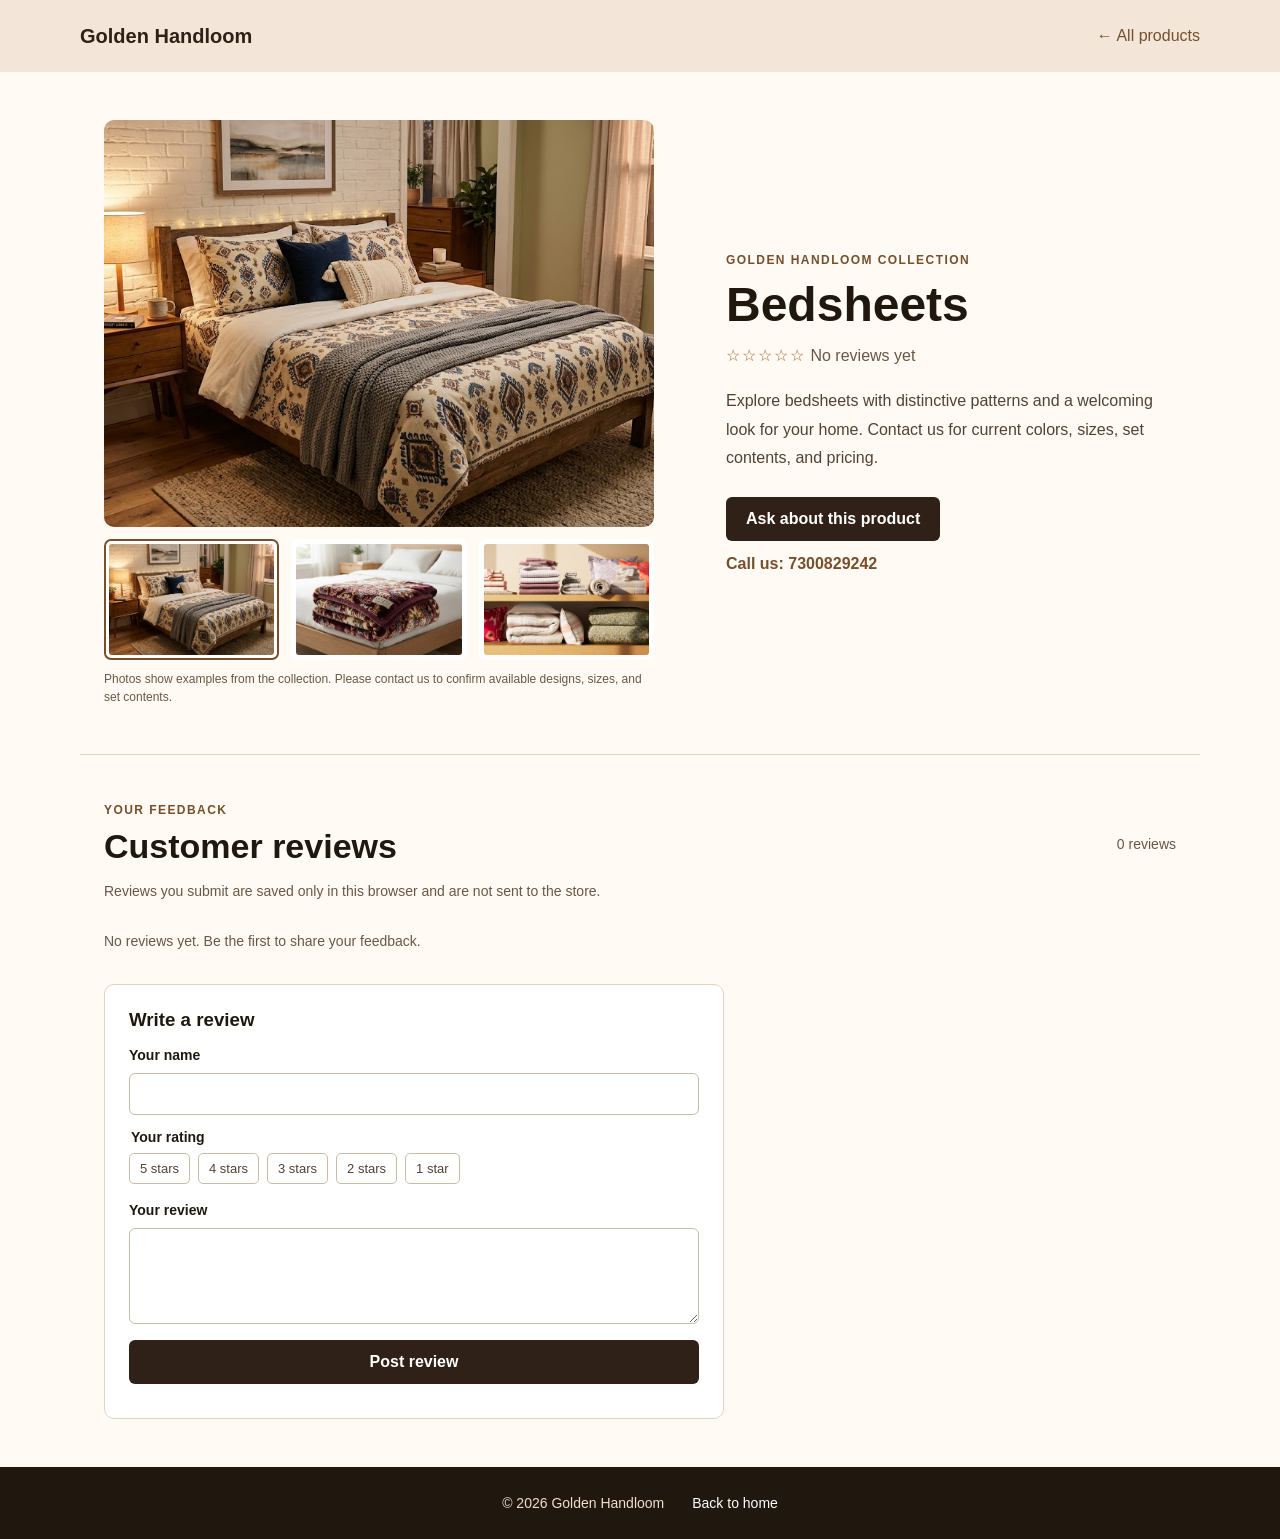
<file: bedsheets.html>
<!DOCTYPE html>
<html lang="en">
<head>
    <meta charset="UTF-8">
    <meta name="viewport" content="width=device-width, initial-scale=1.0">
    <meta name="description" content="Explore bedsheet photos and leave a review for Golden Handloom.">
    <title>Bedsheets | Golden Handloom</title>
    <link rel="stylesheet" href="blanket-sets.css">
    <script src="bedsheets.js" defer></script>
</head>
<body>
    <header class="product-header">
        <a class="brand" href="index.html">Golden Handloom</a>
        <a class="back-link" href="index.html#products">← All products</a>
    </header>

    <main>
        <section class="product-layout" aria-labelledby="product-title">
            <div class="gallery">
                <img class="main-photo" id="main-photo" src="box1.jpg" alt="Patterned bedsheet displayed on a bed">
                <div class="photo-thumbnails" aria-label="More bedsheet photos">
                    <button class="thumbnail is-selected" type="button" data-src="box1.jpg" data-alt="Patterned bedsheet displayed on a bed" aria-label="Show photo 1" aria-pressed="true">
                        <img src="box1.jpg" alt="">
                    </button>
                    <button class="thumbnail" type="button" data-src="box2.jpg" data-alt="Folded patterned bedding displayed on a bed" aria-label="Show photo 2" aria-pressed="false">
                        <img src="box2.jpg" alt="">
                    </button>
                    <button class="thumbnail" type="button" data-src="hero.jpg" data-alt="Textile and bedding collection on display" aria-label="Show photo 3" aria-pressed="false">
                        <img src="hero.jpg" alt="">
                    </button>
                </div>
                <p class="photo-note">Photos show examples from the collection. Please contact us to confirm available designs, sizes, and set contents.</p>
            </div>

            <div class="product-info">
                <p class="eyebrow">GOLDEN HANDLOOM COLLECTION</p>
                <h1 id="product-title">Bedsheets</h1>
                <p class="rating-summary"><span aria-label="No ratings yet">☆☆☆☆☆</span> <span id="rating-summary">No reviews yet</span></p>
                <p class="product-description">Explore bedsheets with distinctive patterns and a welcoming look for your home. Contact us for current colors, sizes, set contents, and pricing.</p>
                <a class="contact-button" href="mailto:goldenntextile@gmail.com?subject=Bedsheet%20enquiry">Ask about this product</a>
                <a class="phone-link" href="tel:7300829242">Call us: 7300829242</a>
            </div>
        </section>

        <section class="reviews-section" aria-labelledby="reviews-title">
            <div class="section-heading">
                <div>
                    <p class="eyebrow">YOUR FEEDBACK</p>
                    <h2 id="reviews-title">Customer reviews</h2>
                </div>
                <p class="review-count" id="review-count">0 reviews</p>
            </div>

            <p class="review-disclaimer">Reviews you submit are saved only in this browser and are not sent to the store.</p>
            <div class="review-list" id="review-list" aria-live="polite"></div>
            <p class="no-reviews" id="no-reviews">No reviews yet. Be the first to share your feedback.</p>

            <form class="review-form" id="review-form">
                <h3>Write a review</h3>
                <label for="review-name">Your name</label>
                <input id="review-name" name="name" type="text" maxlength="60" autocomplete="name" required>

                <fieldset class="rating-field">
                    <legend>Your rating</legend>
                    <div class="rating-options">
                        <label><input type="radio" name="rating" value="5" required><span>5 stars</span></label>
                        <label><input type="radio" name="rating" value="4"><span>4 stars</span></label>
                        <label><input type="radio" name="rating" value="3"><span>3 stars</span></label>
                        <label><input type="radio" name="rating" value="2"><span>2 stars</span></label>
                        <label><input type="radio" name="rating" value="1"><span>1 star</span></label>
                    </div>
                </fieldset>

                <label for="review-text">Your review</label>
                <textarea id="review-text" name="review" rows="4" maxlength="1000" required></textarea>
                <button class="submit-review" type="submit">Post review</button>
                <p class="form-notice" id="form-notice" role="status" aria-live="polite"></p>
            </form>
        </section>
    </main>

    <footer class="product-footer">
        <span>&copy; <span id="current-year"></span> Golden Handloom</span>
        <a href="index.html">Back to home</a>
    </footer>
</body>
</html>
</file>
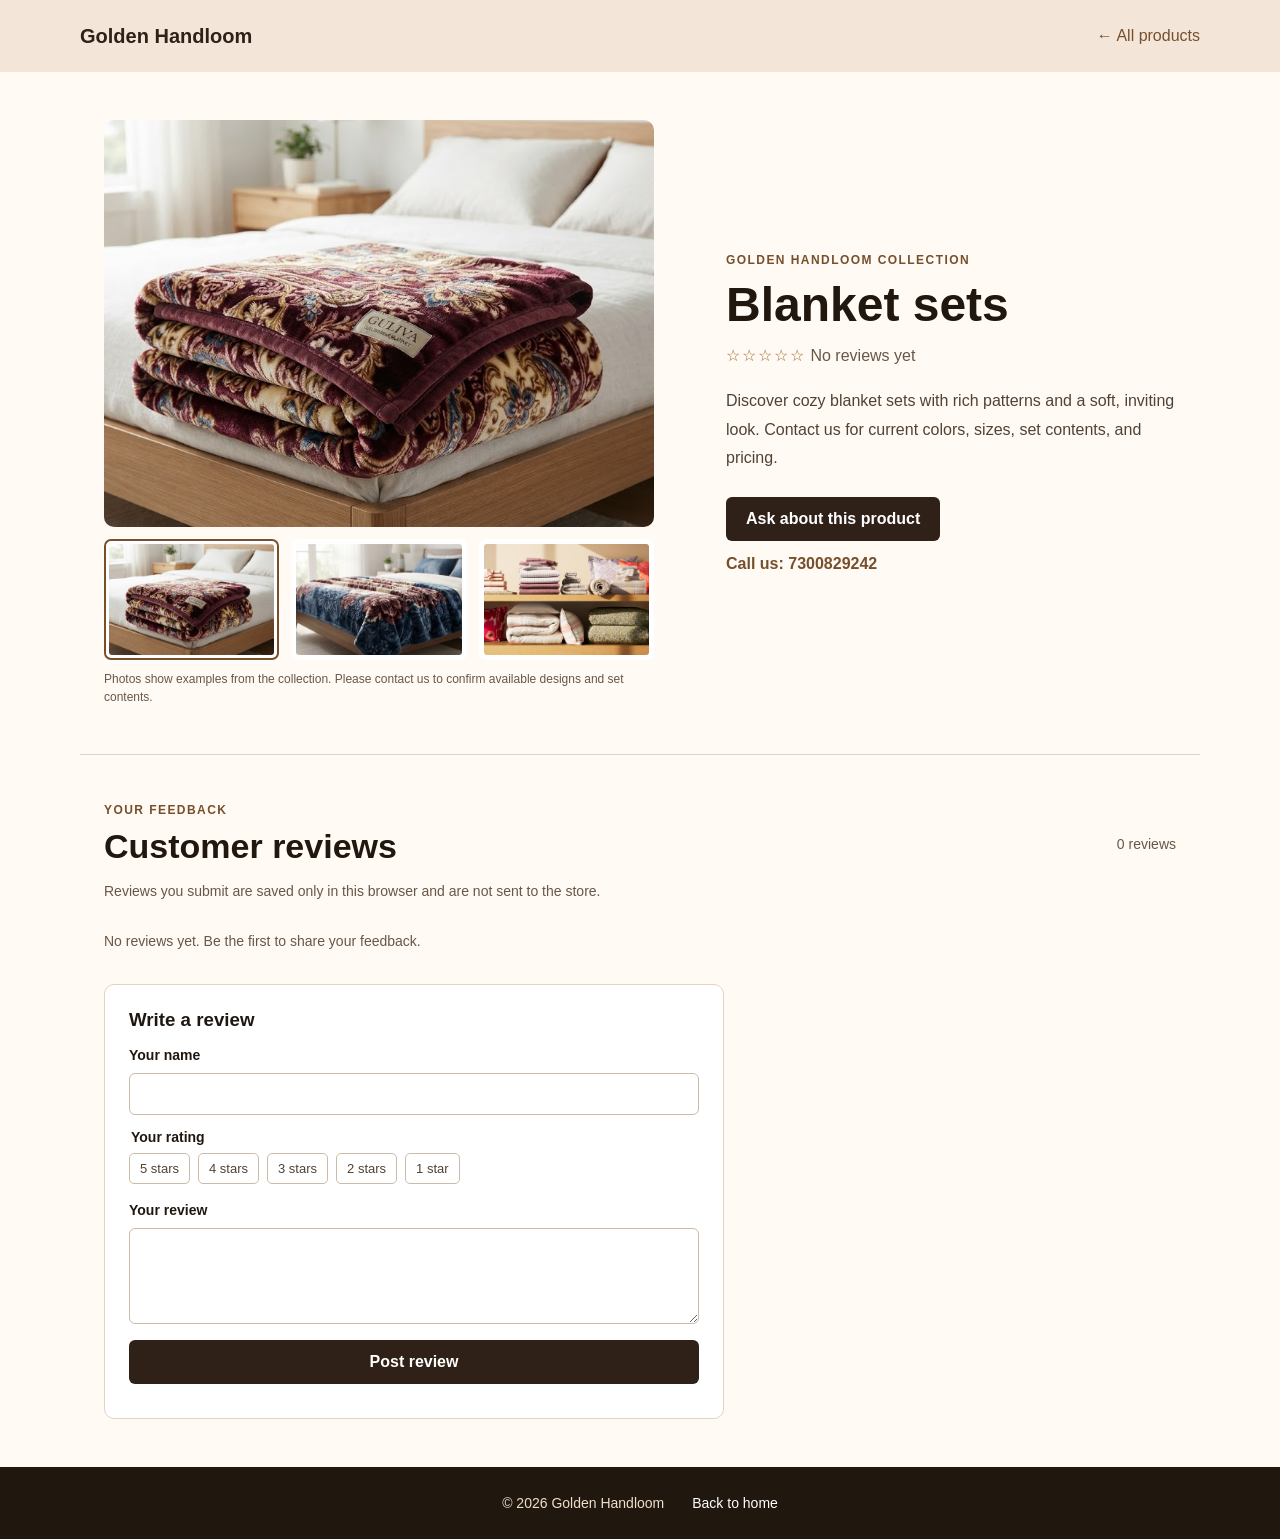
<file: blanket-sets.html>
<!DOCTYPE html>
<html lang="en">
<head>
    <meta charset="UTF-8">
    <meta name="viewport" content="width=device-width, initial-scale=1.0">
    <meta name="description" content="Explore blanket set photos and leave a review for Golden Handloom.">
    <title>Blanket sets | Golden Handloom</title>
    <link rel="stylesheet" href="blanket-sets.css">
    <script src="blanket-sets.js" defer></script>
</head>
<body>
    <header class="product-header">
        <a class="brand" href="index.html">Golden Handloom</a>
        <a class="back-link" href="index.html#products">← All products</a>
    </header>

    <main>
        <section class="product-layout" aria-labelledby="product-title">
            <div class="gallery">
                <img class="main-photo" id="main-photo" src="box2.jpg" alt="Patterned blanket set folded on a bed">
                <div class="photo-thumbnails" aria-label="More blanket set photos">
                    <button class="thumbnail is-selected" type="button" data-src="box2.jpg" data-alt="Patterned blanket set folded on a bed" aria-label="Show photo 1" aria-pressed="true">
                        <img src="box2.jpg" alt="">
                    </button>
                    <button class="thumbnail" type="button" data-src="box4.jpg" data-alt="Floral blanket draped over a bed" aria-label="Show photo 2" aria-pressed="false">
                        <img src="box4.jpg" alt="">
                    </button>
                    <button class="thumbnail" type="button" data-src="hero.jpg" data-alt="Textile and blanket collection on display" aria-label="Show photo 3" aria-pressed="false">
                        <img src="hero.jpg" alt="">
                    </button>
                </div>
                <p class="photo-note">Photos show examples from the collection. Please contact us to confirm available designs and set contents.</p>
            </div>

            <div class="product-info">
                <p class="eyebrow">GOLDEN HANDLOOM COLLECTION</p>
                <h1 id="product-title">Blanket sets</h1>
                <p class="rating-summary"><span aria-label="No ratings yet">☆☆☆☆☆</span> <span id="rating-summary">No reviews yet</span></p>
                <p class="product-description">Discover cozy blanket sets with rich patterns and a soft, inviting look. Contact us for current colors, sizes, set contents, and pricing.</p>
                <a class="contact-button" href="mailto:goldenntextile@gmail.com?subject=Blanket%20set%20enquiry">Ask about this product</a>
                <a class="phone-link" href="tel:7300829242">Call us: 7300829242</a>
            </div>
        </section>

        <section class="reviews-section" aria-labelledby="reviews-title">
            <div class="section-heading">
                <div>
                    <p class="eyebrow">YOUR FEEDBACK</p>
                    <h2 id="reviews-title">Customer reviews</h2>
                </div>
                <p class="review-count" id="review-count">0 reviews</p>
            </div>

            <p class="review-disclaimer">Reviews you submit are saved only in this browser and are not sent to the store.</p>
            <div class="review-list" id="review-list" aria-live="polite"></div>
            <p class="no-reviews" id="no-reviews">No reviews yet. Be the first to share your feedback.</p>

            <form class="review-form" id="review-form">
                <h3>Write a review</h3>
                <label for="review-name">Your name</label>
                <input id="review-name" name="name" type="text" maxlength="60" autocomplete="name" required>

                <fieldset class="rating-field">
                    <legend>Your rating</legend>
                    <div class="rating-options">
                        <label><input type="radio" name="rating" value="5" required><span>5 stars</span></label>
                        <label><input type="radio" name="rating" value="4"><span>4 stars</span></label>
                        <label><input type="radio" name="rating" value="3"><span>3 stars</span></label>
                        <label><input type="radio" name="rating" value="2"><span>2 stars</span></label>
                        <label><input type="radio" name="rating" value="1"><span>1 star</span></label>
                    </div>
                </fieldset>

                <label for="review-text">Your review</label>
                <textarea id="review-text" name="review" rows="4" maxlength="1000" required></textarea>
                <button class="submit-review" type="submit">Post review</button>
                <p class="form-notice" id="form-notice" role="status" aria-live="polite"></p>
            </form>
        </section>
    </main>

    <footer class="product-footer">
        <span>&copy; <span id="current-year"></span> Golden Handloom</span>
        <a href="index.html">Back to home</a>
    </footer>
</body>
</html>
</file>
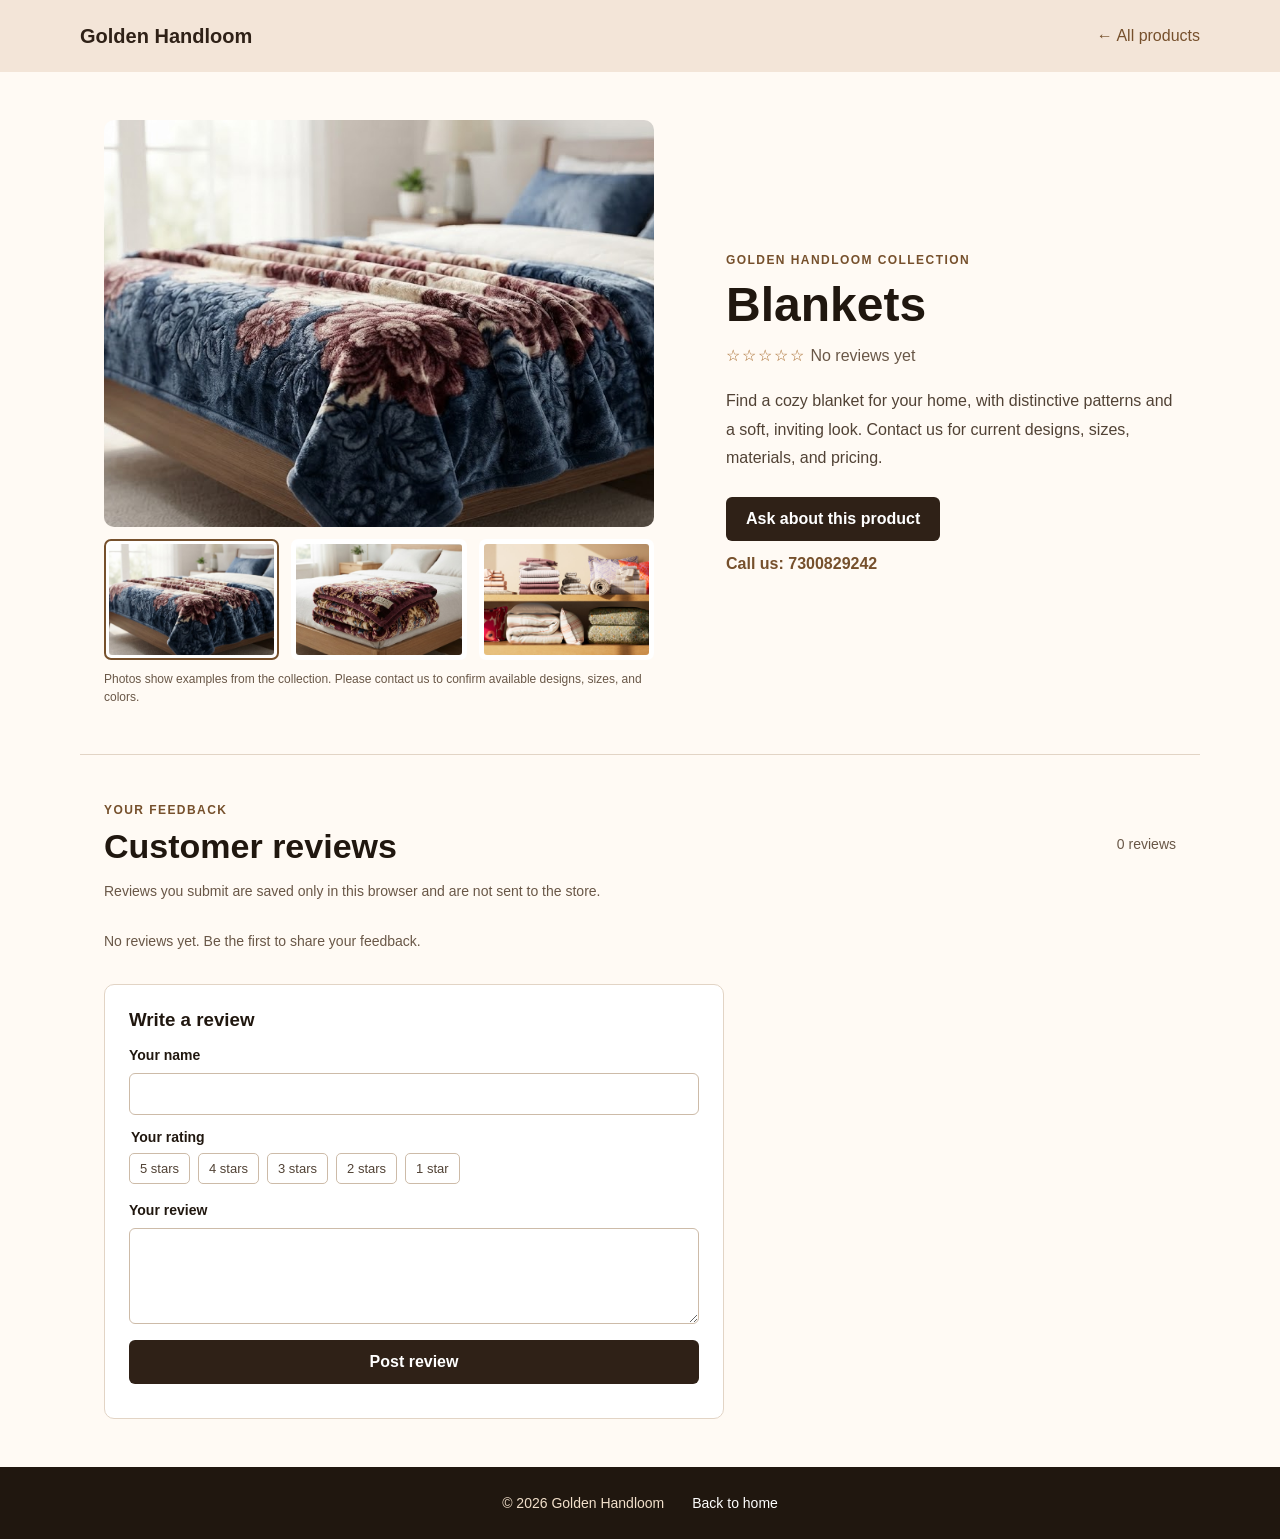
<file: blankets.html>
<!DOCTYPE html>
<html lang="en">
<head>
    <meta charset="UTF-8">
    <meta name="viewport" content="width=device-width, initial-scale=1.0">
    <meta name="description" content="Explore blanket photos and leave a review for Golden Handloom.">
    <title>Blankets | Golden Handloom</title>
    <link rel="stylesheet" href="blanket-sets.css">
    <script src="blankets.js" defer></script>
</head>
<body>
    <header class="product-header">
        <a class="brand" href="index.html">Golden Handloom</a>
        <a class="back-link" href="index.html#products">← All products</a>
    </header>

    <main>
        <section class="product-layout" aria-labelledby="product-title">
            <div class="gallery">
                <img class="main-photo" id="main-photo" src="box4.jpg" alt="Floral blanket draped over a bed">
                <div class="photo-thumbnails" aria-label="More blanket photos">
                    <button class="thumbnail is-selected" type="button" data-src="box4.jpg" data-alt="Floral blanket draped over a bed" aria-label="Show blanket photo 1" aria-pressed="true">
                        <img src="box4.jpg" alt="">
                    </button>
                    <button class="thumbnail" type="button" data-src="box2.jpg" data-alt="Folded patterned blanket on a bed" aria-label="Show blanket photo 2" aria-pressed="false">
                        <img src="box2.jpg" alt="">
                    </button>
                    <button class="thumbnail" type="button" data-src="hero.jpg" data-alt="Textile and blanket collection on display" aria-label="Show blanket collection photo" aria-pressed="false">
                        <img src="hero.jpg" alt="">
                    </button>
                </div>
                <p class="photo-note">Photos show examples from the collection. Please contact us to confirm available designs, sizes, and colors.</p>
            </div>

            <div class="product-info">
                <p class="eyebrow">GOLDEN HANDLOOM COLLECTION</p>
                <h1 id="product-title">Blankets</h1>
                <p class="rating-summary"><span aria-label="No ratings yet">☆☆☆☆☆</span> <span id="rating-summary">No reviews yet</span></p>
                <p class="product-description">Find a cozy blanket for your home, with distinctive patterns and a soft, inviting look. Contact us for current designs, sizes, materials, and pricing.</p>
                <a class="contact-button" href="mailto:goldenntextile@gmail.com?subject=Blanket%20enquiry">Ask about this product</a>
                <a class="phone-link" href="tel:7300829242">Call us: 7300829242</a>
            </div>
        </section>

        <section class="reviews-section" aria-labelledby="reviews-title">
            <div class="section-heading">
                <div>
                    <p class="eyebrow">YOUR FEEDBACK</p>
                    <h2 id="reviews-title">Customer reviews</h2>
                </div>
                <p class="review-count" id="review-count">0 reviews</p>
            </div>

            <p class="review-disclaimer">Reviews you submit are saved only in this browser and are not sent to the store.</p>
            <div class="review-list" id="review-list" aria-live="polite"></div>
            <p class="no-reviews" id="no-reviews">No reviews yet. Be the first to share your feedback.</p>

            <form class="review-form" id="review-form">
                <h3>Write a review</h3>
                <label for="review-name">Your name</label>
                <input id="review-name" name="name" type="text" maxlength="60" autocomplete="name" required>

                <fieldset class="rating-field">
                    <legend>Your rating</legend>
                    <div class="rating-options">
                        <label><input type="radio" name="rating" value="5" required><span>5 stars</span></label>
                        <label><input type="radio" name="rating" value="4"><span>4 stars</span></label>
                        <label><input type="radio" name="rating" value="3"><span>3 stars</span></label>
                        <label><input type="radio" name="rating" value="2"><span>2 stars</span></label>
                        <label><input type="radio" name="rating" value="1"><span>1 star</span></label>
                    </div>
                </fieldset>

                <label for="review-text">Your review</label>
                <textarea id="review-text" name="review" rows="4" maxlength="1000" required></textarea>
                <button class="submit-review" type="submit">Post review</button>
                <p class="form-notice" id="form-notice" role="status" aria-live="polite"></p>
            </form>
        </section>
    </main>

    <footer class="product-footer">
        <span>&copy; <span id="current-year"></span> Golden Handloom</span>
        <a href="index.html">Back to home</a>
    </footer>
</body>
</html>
</file>
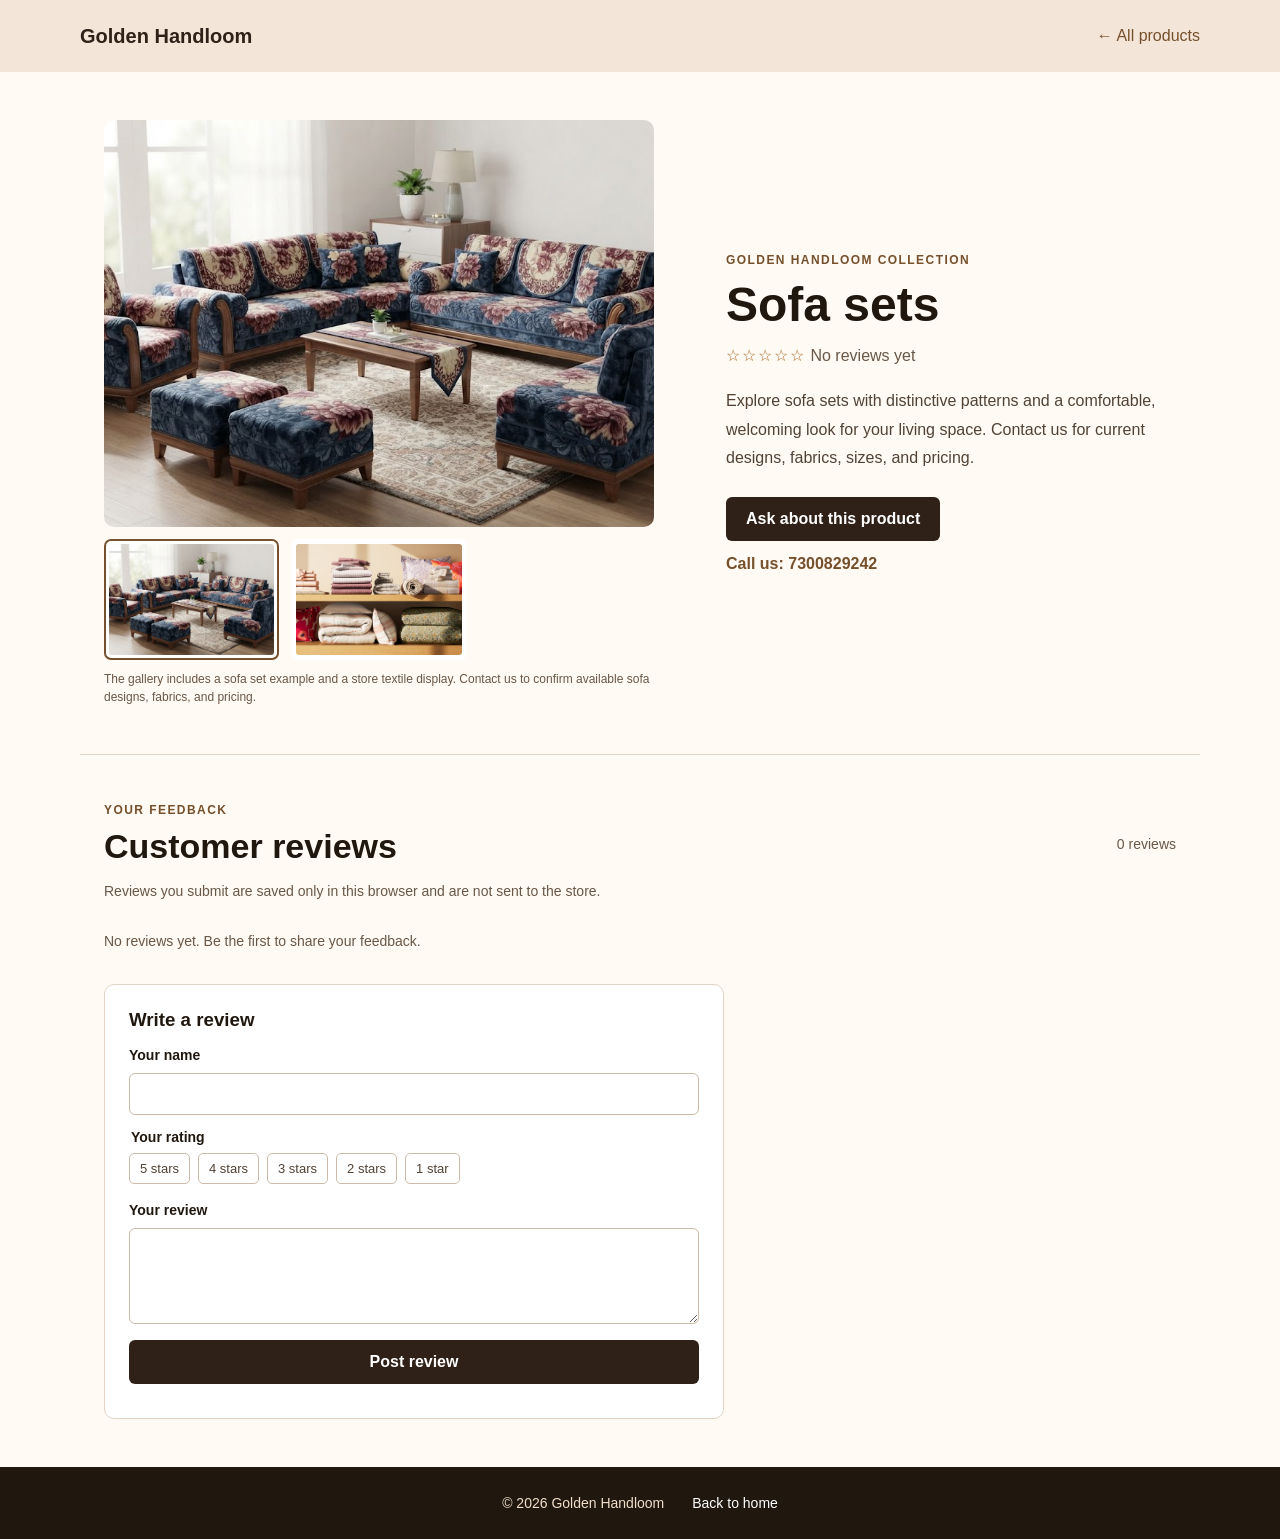
<file: sofa-sets.html>
<!DOCTYPE html>
<html lang="en">
<head>
    <meta charset="UTF-8">
    <meta name="viewport" content="width=device-width, initial-scale=1.0">
    <meta name="description" content="Explore sofa set photos and leave a review for Golden Handloom.">
    <title>Sofa sets | Golden Handloom</title>
    <link rel="stylesheet" href="blanket-sets.css">
    <script src="sofa-sets.js" defer></script>
</head>
<body>
    <header class="product-header">
        <a class="brand" href="index.html">Golden Handloom</a>
        <a class="back-link" href="index.html#products">← All products</a>
    </header>

    <main>
        <section class="product-layout" aria-labelledby="product-title">
            <div class="gallery">
                <img class="main-photo" id="main-photo" src="box3.jpg" alt="Patterned sofa set arranged in a living room">
                <div class="photo-thumbnails" aria-label="More sofa collection photos">
                    <button class="thumbnail is-selected" type="button" data-src="box3.jpg" data-alt="Patterned sofa set arranged in a living room" aria-label="Show sofa set photo" aria-pressed="true">
                        <img src="box3.jpg" alt="">
                    </button>
                    <button class="thumbnail" type="button" data-src="hero.jpg" data-alt="Golden Handloom textile collection displayed in the store" aria-label="Show textile collection photo" aria-pressed="false">
                        <img src="hero.jpg" alt="">
                    </button>
                </div>
                <p class="photo-note">The gallery includes a sofa set example and a store textile display. Contact us to confirm available sofa designs, fabrics, and pricing.</p>
            </div>

            <div class="product-info">
                <p class="eyebrow">GOLDEN HANDLOOM COLLECTION</p>
                <h1 id="product-title">Sofa sets</h1>
                <p class="rating-summary"><span aria-label="No ratings yet">☆☆☆☆☆</span> <span id="rating-summary">No reviews yet</span></p>
                <p class="product-description">Explore sofa sets with distinctive patterns and a comfortable, welcoming look for your living space. Contact us for current designs, fabrics, sizes, and pricing.</p>
                <a class="contact-button" href="mailto:goldenntextile@gmail.com?subject=Sofa%20set%20enquiry">Ask about this product</a>
                <a class="phone-link" href="tel:7300829242">Call us: 7300829242</a>
            </div>
        </section>

        <section class="reviews-section" aria-labelledby="reviews-title">
            <div class="section-heading">
                <div>
                    <p class="eyebrow">YOUR FEEDBACK</p>
                    <h2 id="reviews-title">Customer reviews</h2>
                </div>
                <p class="review-count" id="review-count">0 reviews</p>
            </div>

            <p class="review-disclaimer">Reviews you submit are saved only in this browser and are not sent to the store.</p>
            <div class="review-list" id="review-list" aria-live="polite"></div>
            <p class="no-reviews" id="no-reviews">No reviews yet. Be the first to share your feedback.</p>

            <form class="review-form" id="review-form">
                <h3>Write a review</h3>
                <label for="review-name">Your name</label>
                <input id="review-name" name="name" type="text" maxlength="60" autocomplete="name" required>

                <fieldset class="rating-field">
                    <legend>Your rating</legend>
                    <div class="rating-options">
                        <label><input type="radio" name="rating" value="5" required><span>5 stars</span></label>
                        <label><input type="radio" name="rating" value="4"><span>4 stars</span></label>
                        <label><input type="radio" name="rating" value="3"><span>3 stars</span></label>
                        <label><input type="radio" name="rating" value="2"><span>2 stars</span></label>
                        <label><input type="radio" name="rating" value="1"><span>1 star</span></label>
                    </div>
                </fieldset>

                <label for="review-text">Your review</label>
                <textarea id="review-text" name="review" rows="4" maxlength="1000" required></textarea>
                <button class="submit-review" type="submit">Post review</button>
                <p class="form-notice" id="form-notice" role="status" aria-live="polite"></p>
            </form>
        </section>
    </main>

    <footer class="product-footer">
        <span>&copy; <span id="current-year"></span> Golden Handloom</span>
        <a href="index.html">Back to home</a>
    </footer>
</body>
</html>
</file>
<file: blanket-sets.css>
:root {
    color-scheme: light;
    font-family: Poppins, Arial, sans-serif;
    color: #20170f;
    background: #fffaf4;
    font-synthesis: none;
    text-rendering: optimizeLegibility;
}

* {
    box-sizing: border-box;
}

body {
    min-width: 320px;
    margin: 0;
}

a,
button,
input,
textarea {
    font: inherit;
}

a:focus-visible,
button:focus-visible,
input:focus-visible,
textarea:focus-visible {
    outline: 3px solid #a76b2c;
    outline-offset: 3px;
}

.product-header {
    min-height: 72px;
    padding: 14px max(24px, calc((100% - 1120px) / 2));
    display: flex;
    align-items: center;
    justify-content: space-between;
    gap: 20px;
    background: #f3e5d8;
}

.brand {
    color: #2f2117;
    font-size: 20px;
    font-weight: 700;
    text-decoration: none;
}

.back-link,
.phone-link,
.product-footer a {
    color: #76502c;
    text-decoration: none;
}

.back-link:hover,
.phone-link:hover,
.product-footer a:hover {
    text-decoration: underline;
}

.product-layout,
.reviews-section {
    max-width: 1120px;
    margin: 0 auto;
    padding: 48px 24px;
}

.product-layout {
    display: grid;
    grid-template-columns: minmax(0, 1.1fr) minmax(300px, 0.9fr);
    align-items: center;
    gap: clamp(32px, 6vw, 72px);
}

.main-photo {
    display: block;
    width: 100%;
    aspect-ratio: 1.35;
    border-radius: 10px;
    background: #eee3d7;
    object-fit: cover;
}

.photo-thumbnails {
    margin-top: 12px;
    display: grid;
    grid-template-columns: repeat(3, minmax(0, 1fr));
    gap: 12px;
}

.thumbnail {
    padding: 3px;
    overflow: hidden;
    border: 2px solid transparent;
    border-radius: 7px;
    background: #fff;
    cursor: pointer;
}

.thumbnail.is-selected {
    border-color: #76502c;
}

.thumbnail img {
    display: block;
    width: 100%;
    aspect-ratio: 1.5;
    border-radius: 3px;
    object-fit: cover;
}

.photo-note {
    margin: 10px 0 0;
    color: #695747;
    font-size: 12px;
    line-height: 1.5;
}

.eyebrow {
    margin: 0 0 10px;
    color: #76502c;
    font-size: 12px;
    font-weight: 700;
    letter-spacing: 0.12em;
}

.product-info h1 {
    margin: 0;
    font-size: clamp(32px, 5vw, 48px);
    line-height: 1.15;
}

.rating-summary {
    margin: 14px 0 22px;
    color: #695747;
}

.rating-summary > span:first-child {
    color: #a76b2c;
    letter-spacing: 2px;
}

.product-description {
    margin: 0 0 24px;
    color: #514235;
    line-height: 1.8;
}

.contact-button {
    display: inline-block;
    padding: 13px 20px;
    border-radius: 6px;
    background: #2f2117;
    color: #fff;
    font-weight: 600;
    text-align: center;
    text-decoration: none;
}

.contact-button:hover {
    background: #684728;
}

.phone-link {
    display: block;
    width: fit-content;
    margin-top: 14px;
    font-weight: 600;
}

.reviews-section {
    border-top: 1px solid #e2d4c5;
}

.section-heading {
    display: flex;
    align-items: end;
    justify-content: space-between;
    gap: 20px;
}

.section-heading h2 {
    margin: 0;
    font-size: clamp(25px, 4vw, 34px);
}

.review-count {
    color: #695747;
    font-size: 14px;
}

.review-disclaimer,
.no-reviews {
    color: #695747;
    font-size: 14px;
    line-height: 1.6;
}

.review-list {
    display: grid;
    gap: 12px;
}

.review-card {
    padding: 18px;
    border: 1px solid #e2d4c5;
    border-radius: 8px;
    background: #fff;
}

.review-card h3 {
    display: inline;
    margin: 0;
    font-size: 16px;
}

.review-stars {
    margin-left: 10px;
    color: #a76b2c;
    letter-spacing: 1px;
}

.review-card p {
    margin: 10px 0 0;
    color: #514235;
    line-height: 1.6;
    white-space: pre-wrap;
}

.review-form {
    max-width: 620px;
    margin-top: 32px;
    padding: 24px;
    border: 1px solid #e2d4c5;
    border-radius: 10px;
    background: #fff;
    display: grid;
    gap: 10px;
}

.review-form h3 {
    margin: 0 0 6px;
}

.review-form > label,
.rating-field legend {
    font-size: 14px;
    font-weight: 600;
}

.review-form > input,
.review-form textarea {
    width: 100%;
    padding: 11px 12px;
    border: 1px solid #cdbba8;
    border-radius: 6px;
    background: #fff;
}

.review-form textarea {
    resize: vertical;
}

.rating-field {
    margin: 4px 0 8px;
    padding: 0;
    border: 0;
}

.rating-options {
    margin-top: 8px;
    display: flex;
    flex-wrap: wrap;
    gap: 8px;
}

.rating-options label {
    position: relative;
}

.rating-options input {
    position: absolute;
    width: 1px;
    height: 1px;
    opacity: 0;
}

.rating-options span {
    display: block;
    padding: 7px 10px;
    border: 1px solid #cdbba8;
    border-radius: 5px;
    color: #514235;
    cursor: pointer;
    font-size: 13px;
}

.rating-options input:checked + span {
    border-color: #76502c;
    background: #f3e5d8;
}

.rating-options input:focus-visible + span {
    outline: 3px solid #a76b2c;
    outline-offset: 2px;
}

.submit-review {
    min-height: 44px;
    margin-top: 6px;
    border: 0;
    border-radius: 6px;
    background: #2f2117;
    color: #fff;
    cursor: pointer;
    font-weight: 600;
}

.submit-review:hover {
    background: #684728;
}

.form-notice {
    margin: 0;
    color: #695747;
    font-size: 13px;
}

.product-footer {
    min-height: 72px;
    padding: 18px 24px;
    background: #20170f;
    color: #f1dfca;
    display: flex;
    align-items: center;
    justify-content: center;
    gap: 28px;
    font-size: 14px;
}

.product-footer a {
    color: #fff;
}

@media (max-width: 700px) {
    .product-header {
        padding: 14px 18px;
    }

    .product-layout,
    .reviews-section {
        padding: 32px 18px;
    }

    .product-layout {
        grid-template-columns: 1fr;
        gap: 28px;
    }

    .product-info h1 {
        font-size: 36px;
    }
}

@media (max-width: 420px) {
    .product-header {
        align-items: flex-start;
        flex-direction: column;
        gap: 8px;
    }

    .review-form {
        padding: 18px;
    }

    .product-footer {
        flex-direction: column;
        gap: 8px;
    }
}
</file>
